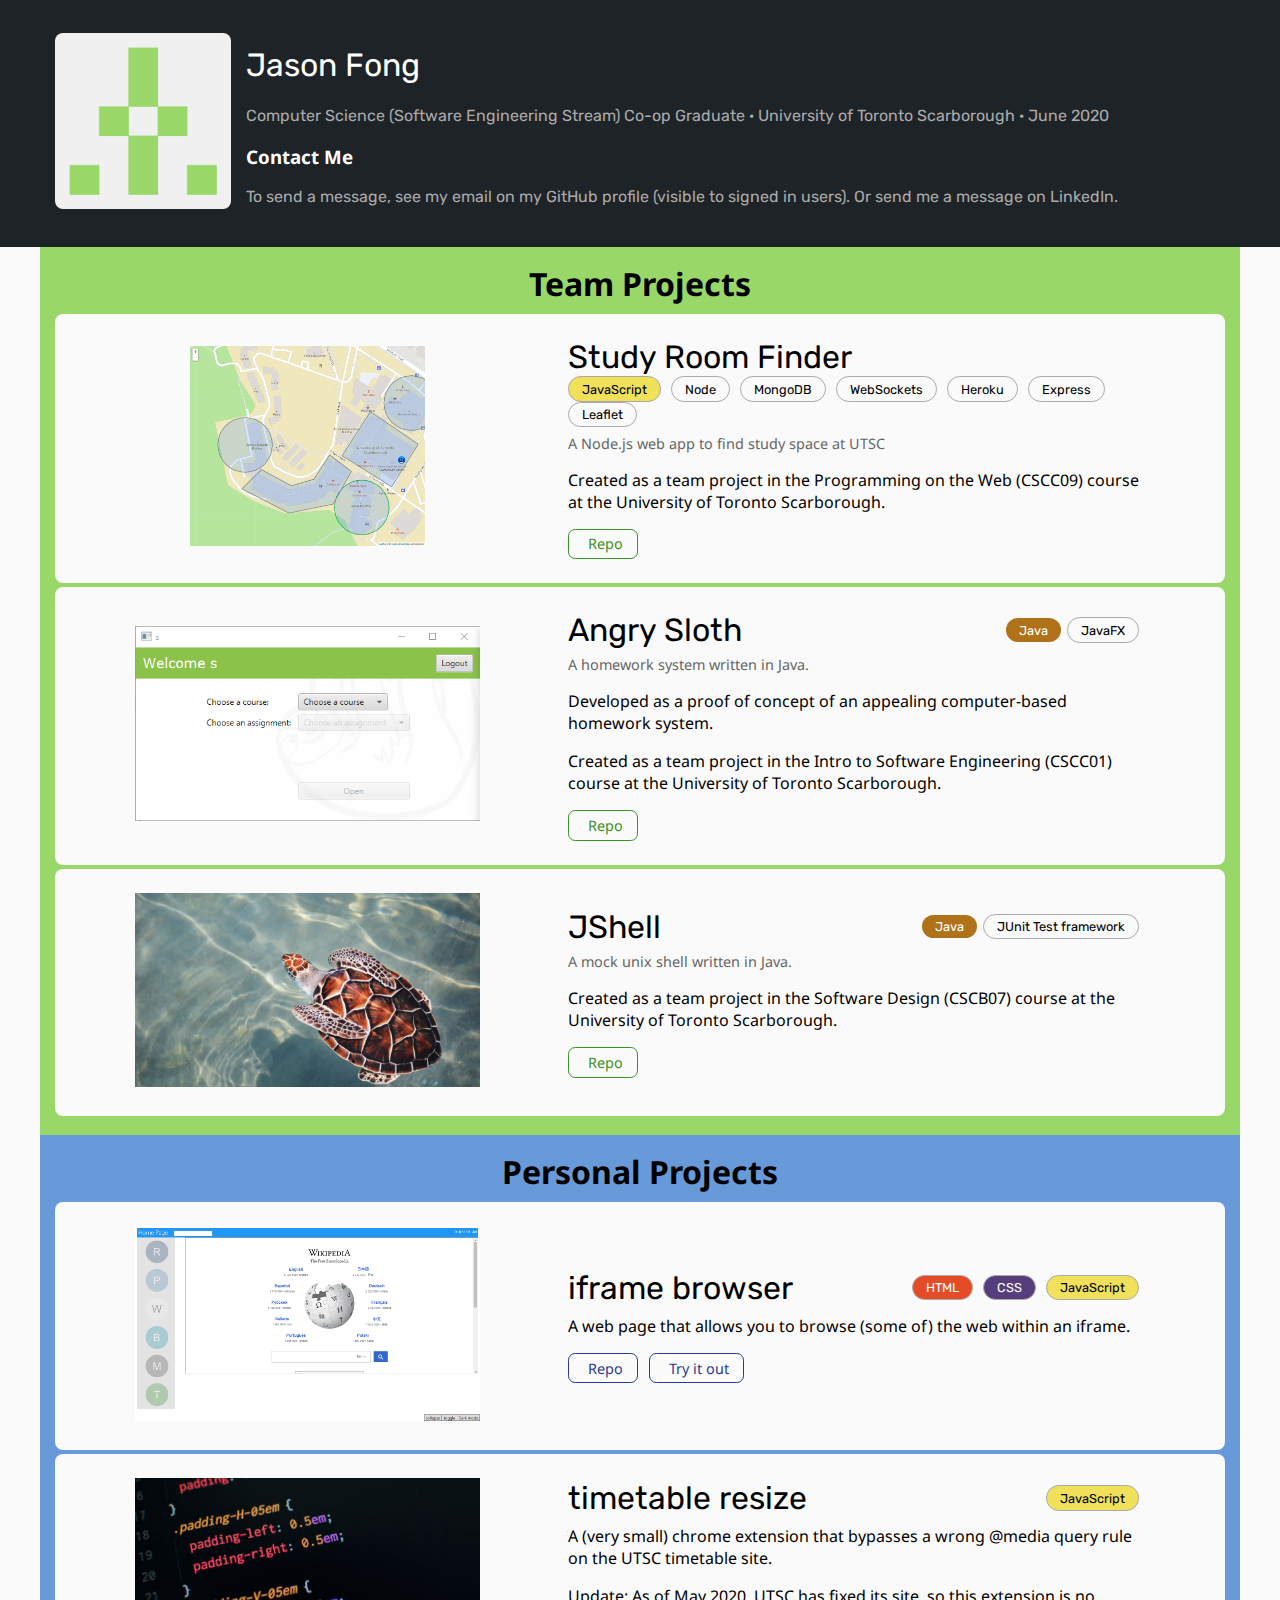
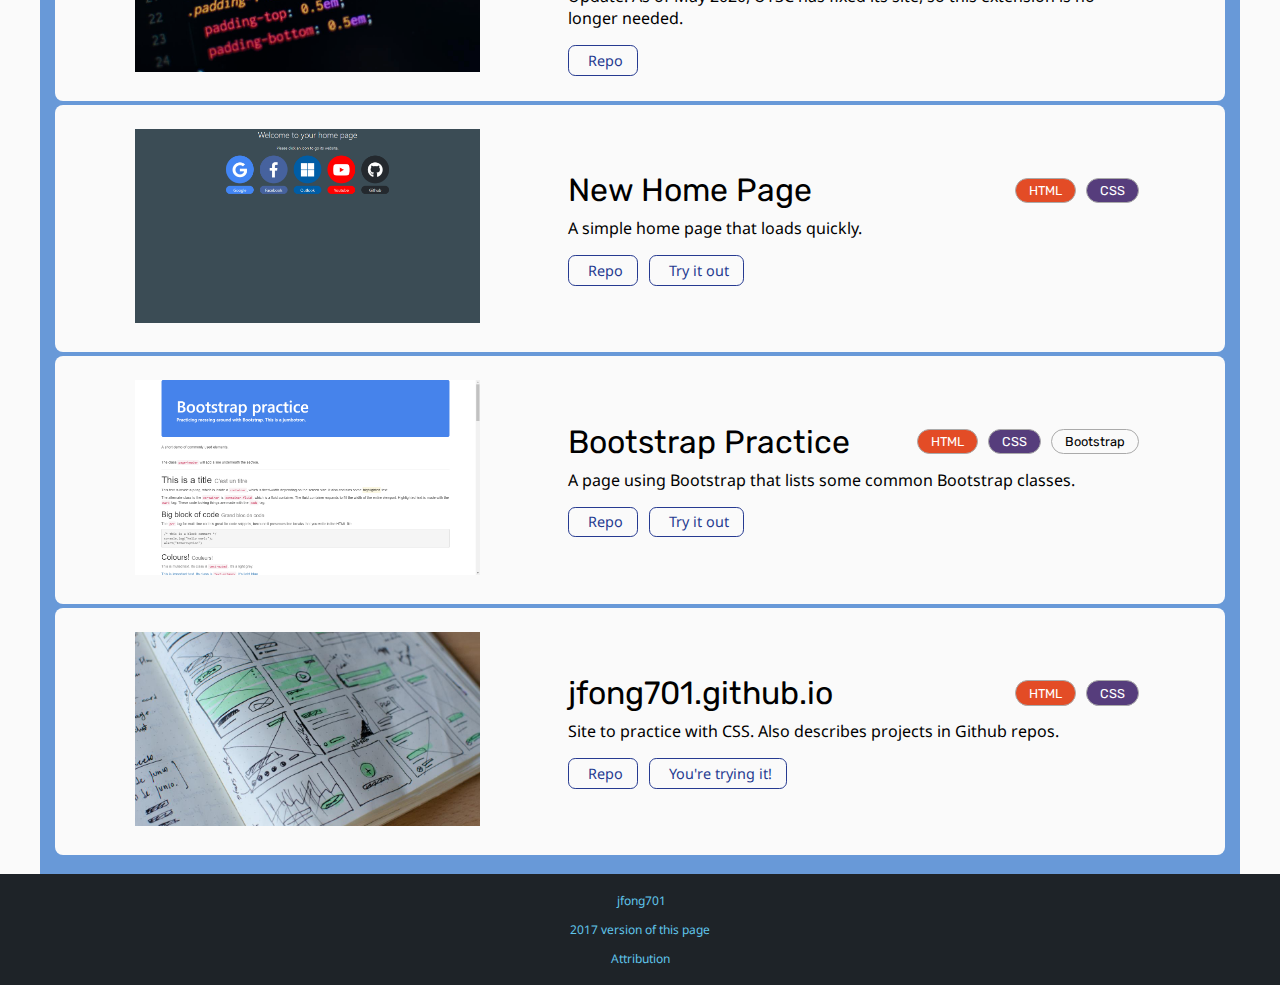
<file: index.html>
<!DOCTYPE html>
<html lang="en">

<head>
	<title>jfong701</title>
	<meta charset="utf-8">
	<meta name="viewport" content="width=device-width,initial-scale=1">
	<meta name="theme-color" content="#1e2328">
	<meta name="Description" content="jfong701, Jason Fong Github, index">
	<link rel="stylesheet" type="text/css" href="style/index-style.css" async>
	<link href="https://fonts.googleapis.com/css2?family=Noto+Sans&family=Rubik&display=swap" rel="stylesheet">
	<link rel="stylesheet" href="https://use.fontawesome.com/releases/v5.3.1/css/all.css" integrity="sha384-mzrmE5qonljUremFsqc01SB46JvROS7bZs3IO2EmfFsd15uHvIt+Y8vEf7N7fWAU" crossorigin="anonymous" async>
	<link rel="shortcut icon" href="icons/favicon.ico">
	<link rel="icon" sizes="16x16 32x32 64x64" href="icons/favicon.ico">
	<link rel="icon" type="image/png" sizes="196x196" href="icons/favicon-192.png">
	<link rel="icon" type="image/png" sizes="160x160" href="icons/favicon-160.png">
	<link rel="icon" type="image/png" sizes="96x96" href="icons/favicon-96.png">
	<link rel="icon" type="image/png" sizes="64x64" href="icons/favicon-64.png">
	<link rel="icon" type="image/png" sizes="32x32" href="icons/favicon-32.png">
	<link rel="icon" type="image/png" sizes="16x16" href="icons/favicon-16.png">
	<link rel="apple-touch-icon" href="icons/favicon-57.png">
	<link rel="apple-touch-icon" sizes="114x114" href="icons/favicon-114.png">
	<link rel="apple-touch-icon" sizes="72x72" href="icons/favicon-72.png">
	<link rel="apple-touch-icon" sizes="144x144" href="icons/favicon-144.png">
	<link rel="apple-touch-icon" sizes="60x60" href="icons/favicon-60.png">
	<link rel="apple-touch-icon" sizes="120x120" href="icons/favicon-120.png">
	<link rel="apple-touch-icon" sizes="76x76" href="icons/favicon-76.png">
	<link rel="apple-touch-icon" sizes="152x152" href="icons/favicon-152.png">
	<link rel="apple-touch-icon" sizes="180x180" href="icons/favicon-180.png">
	<meta name="msapplication-TileColor" content="#FFFFFF">
	<meta name="msapplication-TileImage" content="icons/favicon-144.png">
	<meta name="msapplication-config" content="icons/browserconfig.xml">
</head>

<body>
	<header class="outer-header">
		<div class="container header-container">
			<div class="header-img-box">
				<img src="images/github-photo.png" class="header-img" alt="GitHub profile picture">
			</div>
			<div class="header-content-box">
				<h1 class="name-header">Jason Fong</h1>
				<div class="name-subtitle">
					<p>Computer Science (Software Engineering Stream) Co-op Graduate &middot; University of Toronto Scarborough &middot; June 2020</p>
				</div>
				<h3>Contact Me</h3>
				<p class="name-subtitle">To send a message, see my email on my GitHub profile (visible to signed in users). Or send me a message on LinkedIn.</p>
				<div>
					<a href="https://www.github.com/jfong701" class="header-link header-icon" title="GitHub: jfong701"><i class="fab fa-fw fa-github"></i></a>
					<a href="https://www.linkedin.com/in/jason-fong-722b46105/" class="header-link header-icon" title="Linkedin"><i class="fab fa-fw fa-linkedin"></i></a>
				</div>
			</div>
		</div>
	</header>
	<div class="outer-body">
		<div class="container section-container team">
			<h1 class="section-header">Team Projects</h1>
			<div class="project-outer-box">
				<div class="project-box">
					<div class="project-item project-photo">
						<img src="images/study-room-finder-screenshot.png" class="project-image" alt="Screenshot of Study Room Finder">
					</div>
					<div class="project-item project-description">
						<div class="project-header">
							<div class="project-header-title">Study Room Finder</div>
							<div>
								<span class="chip js">JavaScript</span>
								<span class="chip">Node</span>
								<span class="chip">MongoDB</span>
								<span class="chip">WebSockets</span>
								<span class="chip">Heroku</span>
								<span class="chip">Express</span>
								<span class="chip">Leaflet</span>
							</div>
						</div>
						<p class="project-header-subtitle">
							A Node.js web app to find study space at UTSC</p>
						<p>Created as a team project in the Programming on the Web (CSCC09)
							course at the University of Toronto Scarborough.</p>
						<div>
							<a href="https://github.com/jfong701/project-hardworking-sloth" class="action-link team"><i class="fab fa-github"></i>&nbsp;Repo</a>
						</div>
					</div>
				</div>
			</div>
			<div class="project-outer-box">
				<div class="project-box">
					<div class="project-item project-photo">
						<img src="images/angry-sloth-screenshot.png" class="project-image" alt="Screenshot of Angry Sloth">
					</div>
					<div class="project-item project-description">
						<div class="project-header">
							<div class="project-header-title">Angry Sloth</div>
							<div>
								<span class="chip java">Java</span><span class="chip">JavaFX</span>
							</div>
						</div>
						<p class="project-header-subtitle">
							A homework system written in Java.</p>
						<p>Developed as a proof of concept of an appealing computer-based homework
							system.</p>
						<p>Created as a team project in the Intro to Software Engineering (CSCC01) course at the University of Toronto
							Scarborough.</p>
						<div>
							<a href="https://github.com/jfong701/L01_11" class="action-link team"><i class="fab fa-github"></i>&nbsp;Repo</a>
						</div>
					</div>
				</div>
			</div>
			<!-- <hr> -->
			<div class="project-outer-box">
				<div class="project-box">
					<div class="project-item project-photo">
						<img src="images/jshell-turtle.jpg" class="project-image" alt="Picture of a sea turtle">
					</div>
					<div class="project-item project-description">
						<div class="project-header">
							<div class="project-header-title">JShell</div>
							<div>
								<span class="chip java">Java</span><span class="chip">JUnit&nbsp;Test&nbsp;framework</span>
							</div>
						</div>
						<p class="project-header-subtitle">
							A mock unix shell written in Java.</p>
						<p>Created as a team project in the Software Design (CSCB07) course at the
							University of Toronto Scarborough.</p>
						<div>
							<a href="https://github.com/jfong701/JShell" class="action-link team"><i class="fab fa-github"></i>&nbsp;Repo</a>
						</div>
					</div>
				</div>
			</div>
		</div>

		<!--Personal Projects-->

		<div class="container section-container personal">
			<h1 class="section-header">Personal Projects</h1>
			<div class="project-outer-box">
				<div class="project-box">
					<div class="project-item project-photo">
						<img src="images/iframe-browser-screenshot.png" class="project-image" alt="Screenshot of iframe browser">
					</div>
					<div class="project-item project-description">
						<div class="project-header">
							<div class="project-header-title">iframe browser</div>
							<div>
								<span class="chip html">HTML</span>
								<span class="chip css">CSS</span>
								<span class="chip js">JavaScript</span>
							</div>
						</div>
						<p>
							A web page that allows you to browse (some of) the web within an iframe.</p>
						<div>
							<a href="https://github.com/jfong701/iframe-browser" class="action-link personal"><i class="fab fa-github"></i>&nbsp;Repo</a>
							<a href="https://jfong701.github.io/iframe-browser" class="action-link personal"><i class="fas fa-play-circle"></i>&nbsp;Try
								it out</a>
						</div>
					</div>
				</div>
			</div>
			<div class="project-outer-box">
				<div class="project-box">
					<div class="project-item project-photo">
						<img src="images/timetable-resize.jpg" class="project-image" alt="Picture of CSS code">
					</div>
					<div class="project-item project-description">
						<div class="project-header">
							<div class="project-header-title">timetable resize</div>
							<div>
								<span class="chip js">JavaScript</span>
							</div>
						</div>
						<p>
							A (very small) chrome extension that bypasses a wrong @media query rule on the UTSC timetable site.
						</p>
						<p>
							Update: As of May 2020, UTSC has fixed its site, so this extension is no longer needed.
						</p>
						<div>
							<a href="https://github.com/jfong701/timetable-resize" class="action-link personal"><i class="fab fa-github"></i>&nbsp;Repo</a>
						</div>
					</div>
				</div>
			</div>
			<div class="project-outer-box">
				<div class="project-box">
					<div class="project-item project-photo">
						<img src="images/home-page-screenshot.png" class="project-image" alt="Screenshot of New Home Page">
					</div>
					<div class="project-item project-description">
						<div class="project-header">
							<div class="project-header-title">New Home Page</div>
							<div>
								<span class="chip html">HTML</span>
								<span class="chip css">CSS</span>
							</div>
						</div>
						<p>
							A simple home page that loads quickly.</p>
						<div>
							<a href="https://github.com/jfong701/New-Home-Page" class="action-link personal"><i class="fab fa-github"></i>&nbsp;Repo</a>
							<a href="https://jfong701.github.io/New-Home-Page/home-1.html" class="action-link personal"><i class="fas fa-play-circle"></i>&nbsp;Try
								it out</a>
						</div>
					</div>
				</div>
			</div>
			<div class="project-outer-box">
				<div class="project-box">
					<div class="project-item project-photo">
						<img src="images/bootstrap-practice-screenshot.png" class="project-image" alt="Screenshot of Bootstrap Practice">
					</div>
					<div class="project-item project-description">
						<div class="project-header">
							<div class="project-header-title">Bootstrap Practice</div>
							<div>
								<span class="chip html">HTML</span>
								<span class="chip css">CSS</span>
								<span class="chip">Bootstrap</span>
							</div>
						</div>
						<p>
							A page using Bootstrap that lists some common Bootstrap classes.</p>
						<div>
							<a href="https://github.com/jfong701/Bootstrap-Practice" class="action-link personal"><i class="fab fa-github"></i>&nbsp;Repo</a>
							<a href="https://jfong701.github.io/Bootstrap-Practice" class="action-link personal"><i class="fas fa-play-circle"></i>&nbsp;Try
								it out</a>
						</div>
					</div>
				</div>
			</div>
			<div class="project-outer-box">
				<div class="project-box">
					<div class="project-item project-photo">
						<img src="images/jfong701.github.io.jpg" class="project-image" alt="Picture of wireframes">
					</div>
					<div class="project-item project-description">
						<div class="project-header">
							<div class="project-header-title">jfong701.github.io</div>
							<div>
								<span class="chip html">HTML</span>
								<span class="chip css">CSS</span>
							</div>
						</div>
						<p>
							Site to practice with CSS. Also describes projects in Github repos.</p>
						<div>
							<a href="https://github.com/jfong701/jfong701.github.io" class="action-link personal"><i class="fab fa-github"></i>&nbsp;Repo</a>
							<span class="action-link personal"><i class="fas fa-check-circle"></i>&nbsp;You're trying it!</span>
						</div>
					</div>
				</div>
			</div>
		</div>
	</div>
	<footer class="outer-footer">
		<p><a href="https://www.github.com/jfong701" class="header-link"><i class="fab fa-github"></i>&nbsp;jfong701</a></p>
		<p><a href="./pages/2017/index.html" class="header-link">2017 version of this page</a></p>
		<p><a href="./pages/attribution/attribution.html" class="header-link">Attribution</a></p>
	</footer>
</body>

</html>
</file>
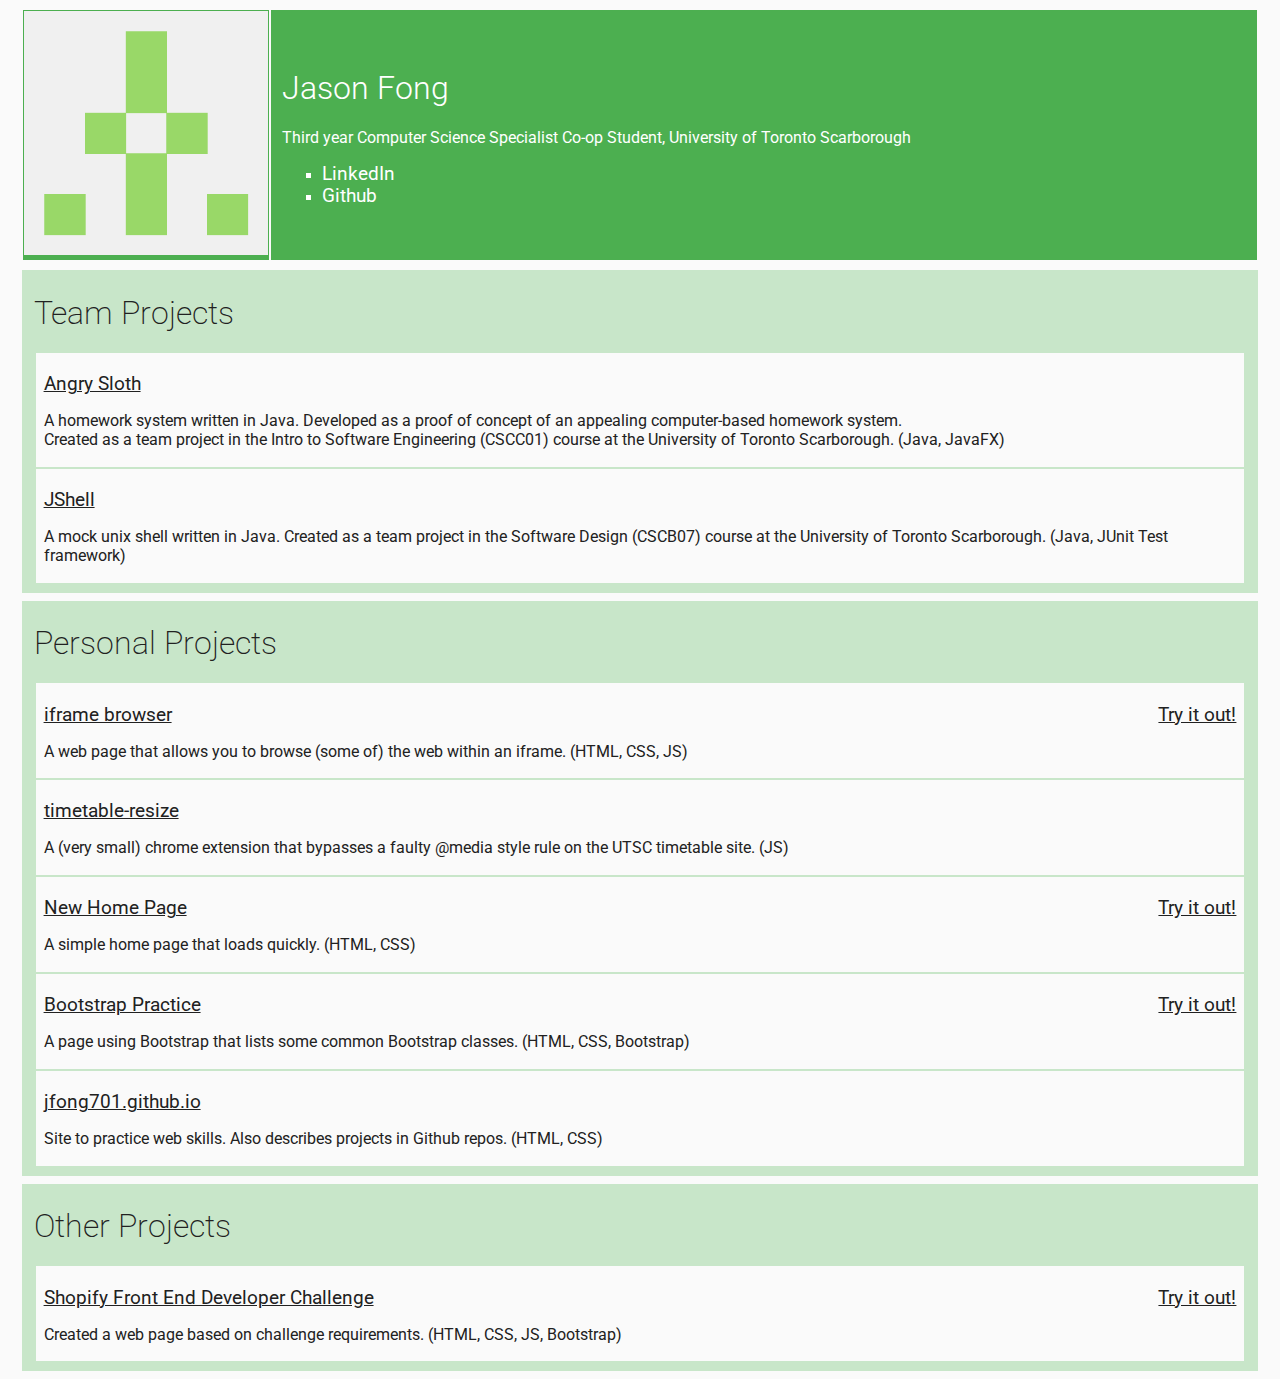
<file: pages/2017/index.html>
<!DOCTYPE html>
<html>
<head>
    <title>jfong701</title>
	<meta charset="utf-8">
	<meta name="viewport" content="width=device-width,initial-scale=1">
    <link rel="stylesheet" type="text/css" href="./index-style.css">
	<link href="https://fonts.googleapis.com/css?family=Roboto:300,400" rel="stylesheet">
</head>
<body>
	<table class="two-col-table">
		<tr id="header-tr">
			<td id="head-col-one"><!--First column-->
				<img src="./github-photo.png" id="profile-pic"></img>
			</td>
			<td id="head-col-two"><!--Second column-->
				<h1 class="header-h1">Jason Fong</h1>
				<p class="header-p">
				Third year Computer Science Specialist Co-op Student, University of Toronto Scarborough
				</p>
				<ul class="header-ul">
				<li><a href="https://www.linkedin.com/in/jason-fong-722b46105/" class="header-a">LinkedIn</a></li>
				<li><a href="https://github.com/jfong701" class="header-a">Github</a></li>
				</ul>
			</td>
	</table>
	<div id="body-container">
		<div class="section">
			<h1 class="section-header">Team Projects</h1>
			<div class="section-entry">
				<a href="https://github.com/jfong701/L01_11" class="section-entry-title-link">Angry Sloth</a>
				<p class="section-description">A homework system written in Java. Developed as a proof of concept of an appealing computer-based homework system.<br> Created as a team project in the Intro to Software Engineering (CSCC01) course at the University of Toronto Scarborough. (Java, JavaFX)</p>
			</div>
			<div class="section-entry">
				<a href="https://github.com/jfong701/JShell" class="section-entry-title-link">JShell</a>
				<p class="section-description">A mock unix shell written in Java. Created as a team project in the Software Design (CSCB07) course at the University of Toronto Scarborough. (Java, JUnit Test framework)</p>
			</div>
		</div>
	
		<div class="section">
			<h1 class="section-header">Personal Projects</h1>
			<div class="section-entry">
				<a href="https://github.com/jfong701/iframe-browser" class="section-entry-title-link">iframe browser</a>
				<a href="https://jfong701.github.io/iframe-browser" class="section-entry-title-link section-entry-demo-link">Try it out!</a>
				<p class="section-description">A web page that allows you to browse (some of) the web within an iframe. (HTML, CSS, JS)</p>
			</div>
			<div class="section-entry">
				<a href="https://github.com/jfong701/timetable-resize" class="section-entry-title-link">timetable-resize</a>
				<p class="section-description">A (very small) chrome extension that bypasses a faulty @media style rule on the UTSC timetable site. (JS)</p>
			</div>
			<div class="section-entry">
				<a href="https://github.com/jfong701/New-Home-Page" class="section-entry-title-link">New Home Page</a>
				<a href="https://jfong701.github.io/New-Home-Page/home-1.html" class="section-entry-title-link section-entry-demo-link">Try it out!</a>
				<p class="section-description">A simple home page that loads quickly. (HTML, CSS)</p>
			</div>
			<div class="section-entry">
				<a href="https://github.com/jfong701/Bootstrap-Practice" class="section-entry-title-link">Bootstrap Practice</a>
				<a href="https://jfong701.github.io/Bootstrap-Practice" class="section-entry-title-link section-entry-demo-link">Try it out!</a>
				<p class="section-description">A page using Bootstrap that lists some common Bootstrap classes. (HTML, CSS, Bootstrap)</p>
			</div>
			<div class="section-entry">
				<a href="https://github.com/jfong701/jfong701.github.io" class="section-entry-title-link">jfong701.github.io</a>
				<p class="section-description">Site to practice web skills. Also describes projects in Github repos. (HTML, CSS)</p>
			</div>
		</div>
		
		<div class="section">
			<h1 class="section-header">Other Projects</h1>
			<div class="section-entry">
				<a href="https://github.com/jfong701/Shopify-Front-End-Developer-Challenge/" class="section-entry-title-link">Shopify Front End Developer Challenge</a>
				<a href="https://jfong701.github.io/Shopify-Front-End-Developer-Challenge/shopify-fed-challenge.html" class="section-entry-title-link section-entry-demo-link">Try it out!</a>
				<p class="section-description">Created a web page based on challenge requirements. (HTML, CSS, JS, Bootstrap)</p>
			</div>
		</div>
	</div>
</body>
</html>
</file>
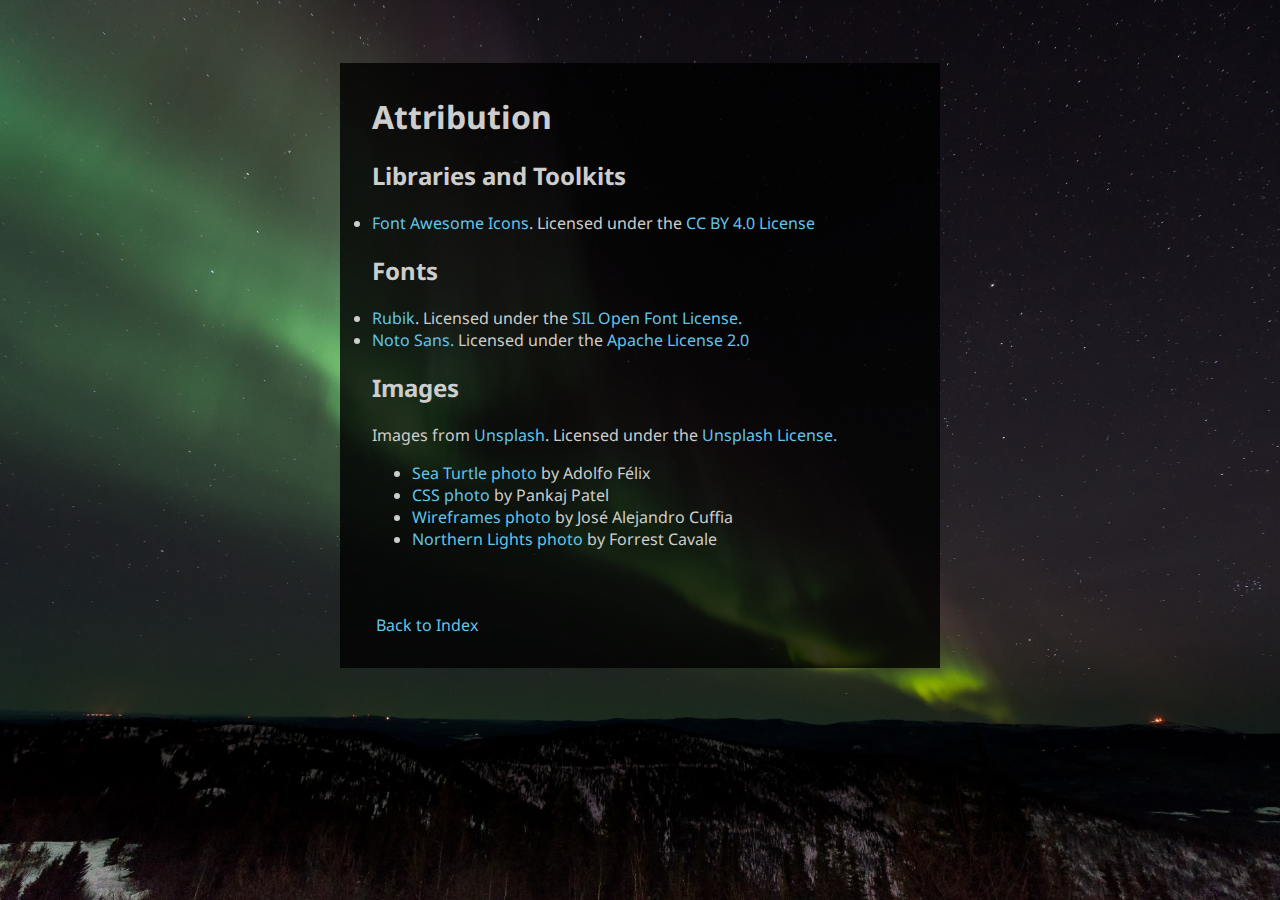
<file: pages/attribution/attribution.html>
<!DOCTYPE html>
<html>

<head>
	<title>jfong701</title>
	<meta charset="utf-8">
	<meta name="viewport" content="width=device-width,initial-scale=1">
	<meta name="theme-color" content="#1e2328">
	<meta name="Description" content="jfong701, Jason Fong Github, attribution">
	<link rel="stylesheet" type="text/css" href="attribution.css" async>
	<link href="https://fonts.googleapis.com/css?family=Noto+Sans" rel="stylesheet">
	<link rel="stylesheet" href="https://use.fontawesome.com/releases/v5.3.1/css/all.css" integrity="sha384-mzrmE5qonljUremFsqc01SB46JvROS7bZs3IO2EmfFsd15uHvIt+Y8vEf7N7fWAU" crossorigin="anonymous" async>
</head>
<body>
	<div class="card">
		<h1 class="title">Attribution</h1>

		<h2>Libraries and Toolkits</h2>
		<li><a href="https://github.com/FortAwesome/Font-Awesome">Font Awesome Icons</a>. Licensed under the <a href="https://creativecommons.org/licenses/by/4.0/">CC BY 4.0 License</a></li>

		<h2>Fonts</h2>
		<li><a href="https://fonts.google.com/specimen/Rubik">Rubik</a>. Licensed under the <a href="https://scripts.sil.org/cms/scripts/page.php?site_id=nrsi&id=OFL_web">SIL Open Font License.</a></li>
		<li><a href="https://fonts.google.com/specimen/Noto+Sans">Noto Sans.</a> Licensed under the <a href="http://www.apache.org/licenses/LICENSE-2.0">Apache License 2.0</a></li>
		<h2>Images</h2>
		<p>
			Images from <a href="https://unsplash.com/">Unsplash</a>.
			Licensed under the <a href="https://unsplash.com/license">Unsplash License.</a>
		</p>
		<ul>
			<li><a href="https://unsplash.com/photos/BXN16VVFEio">Sea Turtle photo</a> by Adolfo Félix</li>
			<li><a href="https://unsplash.com/photos/6JVlSdgMacE">CSS photo</a> by Pankaj Patel</li>
			<li><a href="https://unsplash.com/photos/_4815u_ACqQ">Wireframes photo</a> by José Alejandro Cuffia</li>
			<li><a href="https://unsplash.com/photos/jwIk4Z3Msi4">Northern Lights photo</a> by Forrest Cavale</li>
		</ul>
		<footer>
			<a href="../../index.html"><i class="fas fa-home"></i>&nbsp;Back to Index</a>
		</footer>
	</div>
</body>
</html>
</file>
<file: style/index-style.css>
body {
	font-family: 'Noto Sans', 'Open Sans', 'Segoe UI', sans-serif;
	/* background-color: #0f1214; */
	/* background-color: #1e2328; */
	/* background-color: #262d33; */
	/* background-image: linear-gradient(#262d33, #1e2328); */
	margin: 0;
}

.outer-header {
	background-color: #1e2328;
}

.outer-body {
	/* background-color: #1e2328; */
	/* background-color: #0f1214; */
	background-color: #fafafa;
}

.outer-footer {
	background-color: #1e2328;
	text-align: center;
	color:#aaa;
	padding-top: 0.5em;
	padding-bottom: 0.5em;
	font-size: 0.75em;
}

.container {
	padding: 15px;
	margin-right: auto;
	margin-left: auto;
	
  }

.header-container {
	display: flex;
	justify-content: center;
	align-items: center;
	background-color: #1e2328;
	flex-wrap: wrap;
}

.header-img {
	/* min-width: 0; */
	max-width: 100%;
	border-radius: 0.5em;
}

.header-img-box {
	flex-shrink: 0;
	flex-grow: auto;
	width: 15%;
	background-color: #1e2328;
}

.header-content-box {
	flex-shrink: 5;
	flex-grow: 5;
	padding: 10px 10px 10px 15px;
	color: #fff;
	/* background-color: #131619; */
}

.name-header {
	font-family: 'Rubik', sans-serif;
	font-weight: 400;
}

.name-subtitle {
	font-family: 'Rubik', sans-serif;
	color:#aaa;
}

.header-link {
	color: #60c5eb;
	text-decoration: none;
	transition: 0.3s;
}

.header-icon {
	font-size: 2.25em;
}

.header-link:hover {
	color: #fff
}

.header-link-li {
	color: #60c5eb;
}

.section-container {
	border-radius: 0, 0, 0.5em, 0.5em;
}

 .section-container.team {
	background-color: #99d868;
}

.section-container.personal {
	background-color: #6899d8;
}

.section-header {
	margin-block-start: 0;
	padding-block-start: 0.67em;
	text-align: center;
	padding-top: 0;
	padding-bottom: 0.25em;
	margin-bottom: 1px;
}

.body-link {
	color: #aaa;
}

.project-outer-box {
	/* background-color: #e8f4f8; */
	background-color: #fafafa;
	padding: 0.5em;
	margin-bottom: 0.25em;
	border-radius: 0.5em;
}

.project-header {
	margin-top: 0;
	margin-bottom: -0.5em;
	font-weight: 400;
	font-family: 'Rubik', sans-serif;
	display: flex;
	justify-content: space-between;
	align-items: center;
	flex-wrap: wrap;
}

.project-header-title {
	font-size: 2em;
}

.project-header-subtitle {
	font-size: 0.9em;
	color: #666;
}

.project-box {
	display: flex;
	flex-wrap: wrap;
	align-items: center;
	padding-top: 1em;
	padding-bottom: 1em;
	justify-content: space-evenly;
}

.project-item {
	max-width: 100%;
}

.project-photo {
	width: 100%;
	text-align: center;
}

.project-description {
	margin-left: 1em;
	flex-grow: 1;
}

.project-image {
	max-width: 100%;
	max-height: 200px;
	/* border: solid 1px #ddd; */
	/* height: 300px; */
}

.action-link {
	background-color: #fafafa;
	padding: 0.33em 1em 0.33em 1em;
	margin-right: 0.5em;
	font-size: 0.9em;
	border-radius: 0.5em;
	text-decoration: none;
	/* font-weight: 900; */
	transition: 0.3s;
	display: inline-block;
}

.action-link.team {
	border: 1px solid #3a9126;
	color: #3a9126;
}

.action-link.team:hover {
	background-color: #3a9126;
	color: #fff;
}

.action-link.personal {
	border: 1px solid #263a91;
	color: #263a91;
}

.action-link.personal:hover {
	background-color: #263a91;
	color: #fff;
}

.chip {
	background-color: #fafafa;
	border: 1px solid #aaa;
	padding: 0.33em 1em 0.33em 1em;
	border-radius: 1em;
	margin-right: 0.5em;
	font-size: 0.8em;
	display: inline-block;
}

.java {
	background-color: #b07219;
	color: #ffffff;
	border: none;
}

.html {
	background-color: #e34c26;
	color: #fff;
}

.css {
	background-color: #563d7c;
	color: #fff;
}

.js {
	background-color: #f1e05a;
	color: #000;
}

@media only screen and (min-width: 500px) {
	.project-box {
		flex-wrap: nowrap;
	}

	.project-item {
		max-width: 50%;
	}

	.project-photo {
		width: 27vw;
	}
}

@media only screen and (min-width: 768px) {
	.container {
	  width: 750px;
	}

	.header-container {
		flex-wrap: nowrap;
	}
  }
  @media only screen and (min-width: 992px) {
	.container {
	  width: 970px;
	}
  }
  @media only screen and (min-width: 1200px) {
	.container {
	  width: 1170px;
	}
  }
</file>
<file: pages/2017/index-style.css>
body {
	background-color: #fafafa;
}

.header-a:link {
	text-decoration: none;
	font-size: 1.17em;
}

.two-col-table {
	margin-left: auto;
	margin-right: auto;
	padding-left: 1vw;
	padding-right: 1vw;
}

#header-tr {
	background-color: #4CAF50;
}

.header-h1 {
	font-family: 'Roboto',Arial,sans-serif;
	font-weight: 300;
	color: #fff;
}

.header-p {
	font-family: 'Roboto',Arial,sans-serif;
	color: #fff;
}

.header-a {
	font-family: 'Roboto',Arial,sans-serif;
	color: #fff;
}

.header-a:hover {
	color: #BBDEFB;
}

.header-ul {
	list-style-type: square;
	color: #fff;
}

#body-tr {
	color: #212121;
}

#profile-pic {
	width: 100%;
}

#head-col-one {
	width: 20%;
}

#head-col-two {
	width: 80%;
	padding: 0.7em;
}

#body-container {
	margin-left: auto;
	margin-right: auto;
	padding-left: 1vw;
	padding-right: 1vw;
}

.section {
	background-color: #C8E6C9;
	font-family: 'Roboto',Arial,sans-serif;
	color: #212121;
	padding-top: 0.1em;
	padding-bottom: 0.5em;
	padding-left: 0.7em;
	padding-right: 0.7em;
	
	margin-left: 0.1em;
	margin-right: 0.1em;
	margin-top: 0.5em;
	margin-bottom: 0.5em;
}

.section-entry {
	margin: 2px;
	padding: 0.1em;
	padding-left: 0.5em;
	padding-right: 0.5em;
	background-color: #fafafa;
}

.section-header {
	color: #212121;
	font-weight: 200;
}

.section-description {/* placeholder if needed for future styling */}

.section-entry-title-link {
	color: #212121;
	display: inline-block;
	font-size: 1.17em;
	margin-top: 1em;
	margin-left: 0;
	margin-right: 0;
}

.section-entry-title-link:hover {
	color: #8BC34A;
}

.section-entry-demo-link {
	float: right;
}
</file>
<file: pages/attribution/attribution.css>
body {
    color: #cdcdcd;
    font-family: 'Noto Sans', 'Open Sans', 'Segoe UI', 'sans-serif';
    margin: 7vh auto;
    max-width: 600px;
    padding: 0 10px;
    background-image:url('../../images/northern-lights.jpg');
    background-size: cover;
    background-attachment: fixed;
    background-position: center;
}

a {
    color: #60c5eb;
    text-decoration: none;
}

a:hover {
    text-decoration: underline;  
}

.card {
    background-color: rgba(0, 0, 0, 0.8);
    padding: 2em;
}

footer {
    margin-top: 4em;
}

.title {
    margin-block-start: 0;
}
</file>
